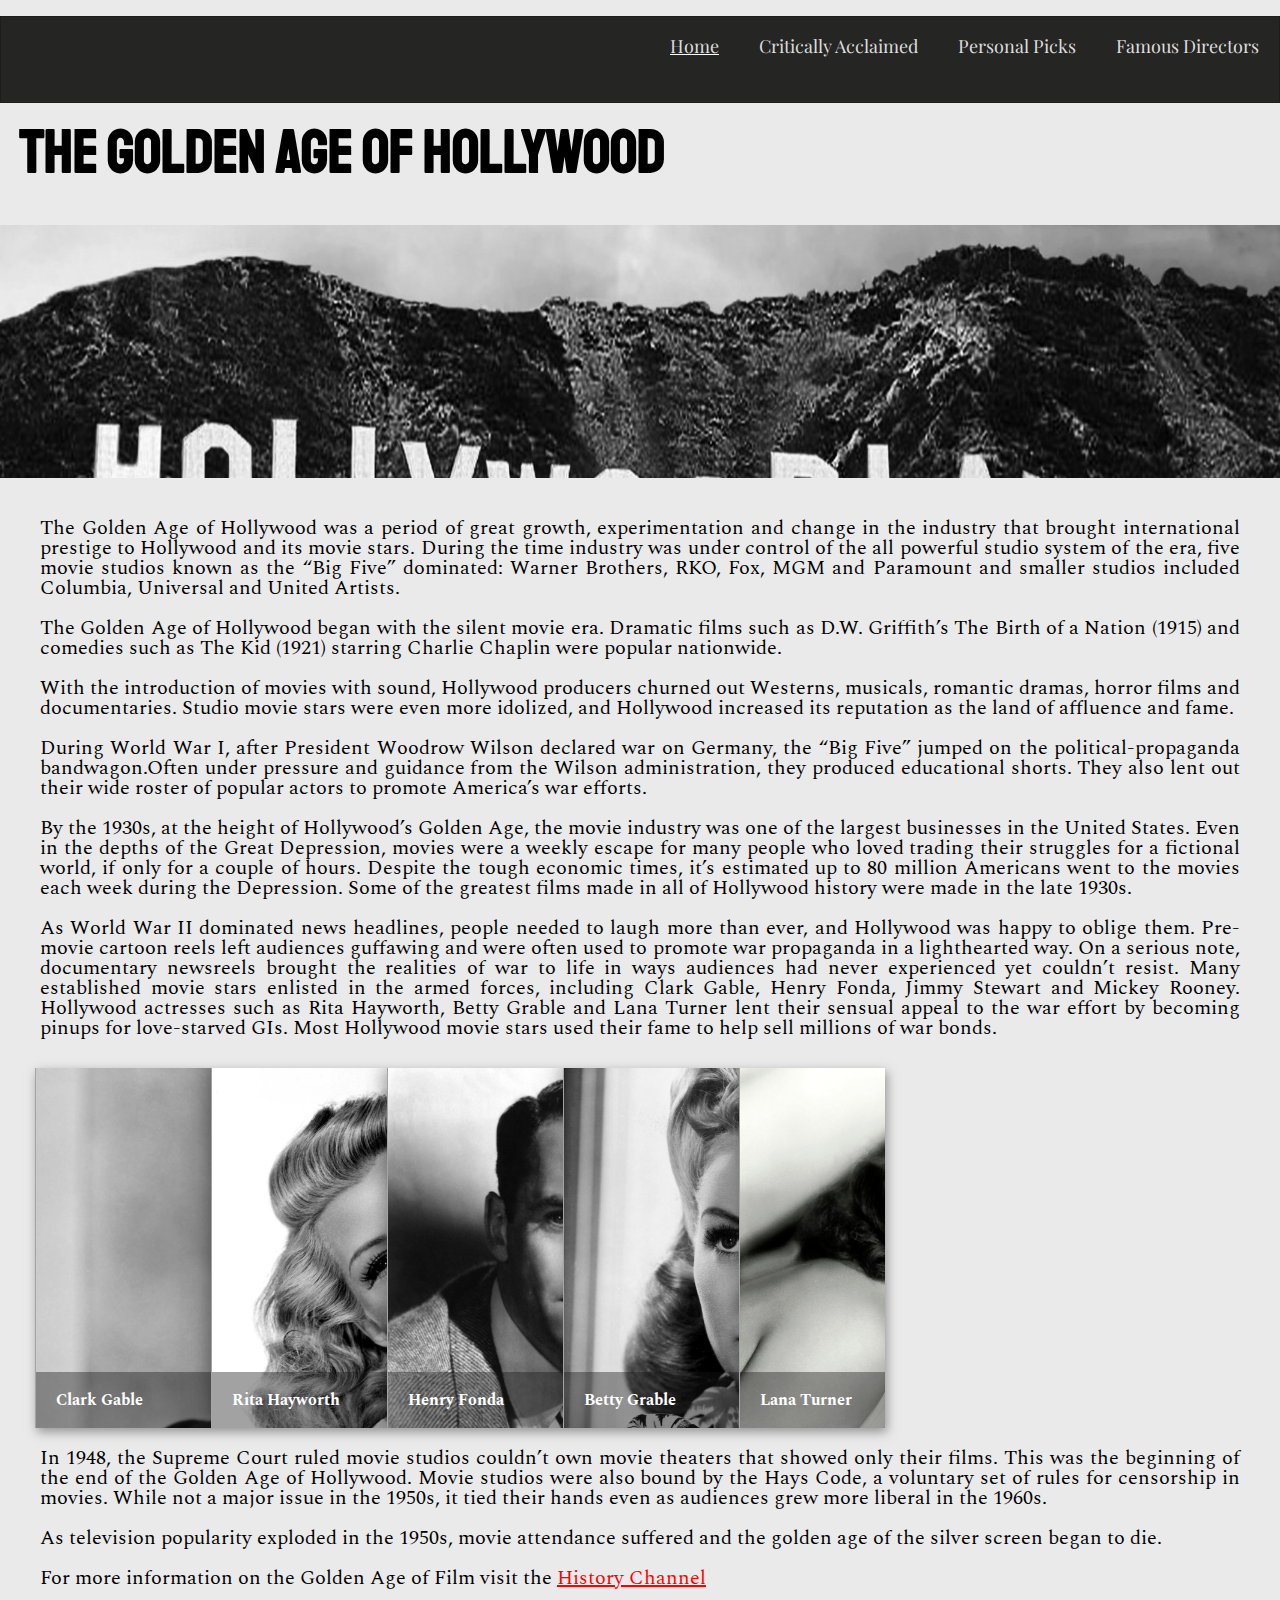
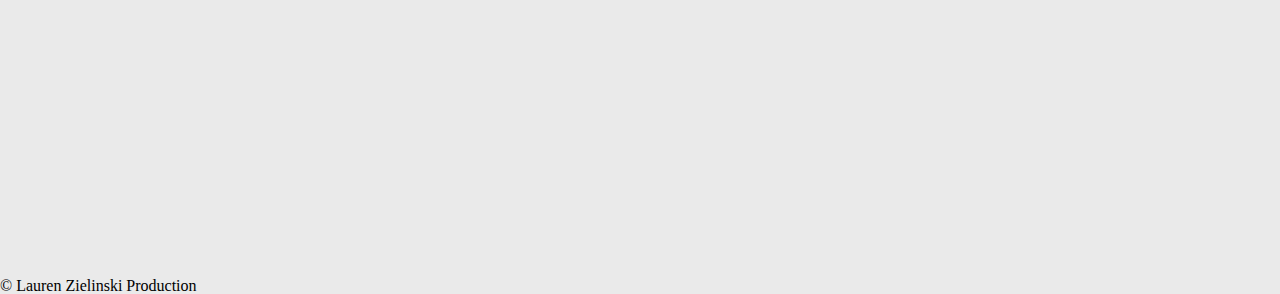
<file: index.html>
<!DOCTYPE html>
<html lang="en" dir="ltr">
  <head>
    <!-- Global site tag (gtag.js) - Google Analytics -->
    <script async src="https://www.googletagmanager.com/gtag/js?id=UA-138585039-1"></script>
    <script>
      window.dataLayer = window.dataLayer || [];
      function gtag(){dataLayer.push(arguments);}
      gtag('js', new Date());
      gtag('config', 'UA-138585039-1');
    </script>
    <meta charset="utf-8">
    <meta name="viewport" content="width=device-width, initial-scale=1.0">
    <link rel="stylesheet" href="css/html5reset.css">
    <link rel="stylesheet" href="css/style.css">
    <link rel="stylesheet" href="http://fonts.googleapis.com/css?family=Staatliches:100,300,400,600">
    <link rel="stylesheet" href="https://use.fontawesome.com/releases/v5.7.1/css/all.css" integrity="sha384-fnmOCqbTlWIlj8LyTjo7mOUStjsKC4pOpQbqyi7RrhN7udi9RwhKkMHpvLbHG9Sr" crossorigin="anonymous">
    <link rel="stylesheet" href="https://fonts.googleapis.com/css?family=Playfair+Display:100,300,400,600">
    <link rel="stylesheet" href="https://fonts.googleapis.com/css?family=Spectral:100,300,400,600">
    <link rel="stylesheet" href="https://cdnjs.cloudflare.com/ajax/libs/font-awesome/4.7.0/css/font-awesome.min.css">
    <title> Home Page </title>
  </head>
  <body class= "index-page">
    <a href = "#main" class = "skip"> Skip to Content </a>
<header>
  <nav class = "navbar" id="navigation">
    <span class="navbar-toggle" id="js-navbar-toggle">
          <i class="fas fa-bars fa-2x"></i>
      </span>
    <ul class ="main-nav" id="js-menu">
      <li><a href="index.html" class = "nav-links current" > Home</a></li>
      <li><a href="critically.html" class="nav-links">Critically Acclaimed</a></li>
      <li><a href="personal.html" class="nav-links"> Personal Picks</a></li>
      <li><a href="directors.html" class="nav-links"> Famous Directors</a></li>
    </ul>
  </nav>

<div class = "index-title">
  <h1>The Golden Age of Hollywood</h1>
  <div class="parallax">
    <div class ="hollywood-sign"></div>
  </div>
</div>
</header>

<main id= 'main'>
<div class="index-para">

<div class="indeximg-container">
</div>


<p>The Golden Age of Hollywood was a period of great growth, experimentation and
change in the industry that brought international prestige to Hollywood and its movie stars.
During the time industry was under control of the all powerful studio system of the era,
five movie studios known as the “Big Five” dominated: Warner Brothers, RKO, Fox, MGM and Paramount and
smaller studios included Columbia, Universal and United Artists.</p>

<p>The Golden Age of Hollywood began with the silent movie era. Dramatic films
such as D.W. Griffith’s The Birth of a Nation (1915) and comedies such as The Kid (1921)
starring Charlie Chaplin were popular nationwide.</p>

<p>With the introduction of movies with sound, Hollywood producers churned out
Westerns, musicals, romantic dramas, horror films and documentaries.
Studio movie stars were even more idolized, and Hollywood increased its reputation
as the land of affluence and fame.</p>


<p>During World War I, after President Woodrow Wilson declared war on Germany,
the “Big Five” jumped on the political-propaganda bandwagon.Often under pressure
and guidance from the Wilson administration, they produced educational shorts.
They also lent out their wide roster of popular actors to promote America’s war efforts.</p>

<p>By the 1930s, at the height of Hollywood’s Golden Age, the movie industry was
one of the largest businesses in the United States. Even in the depths of the
Great Depression, movies were a weekly escape for many people who loved trading
their struggles for a fictional world, if only for a couple of hours. Despite the
tough economic times, it’s estimated up to 80 million Americans went to the movies
each week during the Depression. Some of the greatest films made in all of Hollywood
history were made in the late 1930s.</p>

<p>As World War II dominated news headlines, people needed to laugh more than ever,
and Hollywood was happy to oblige them. Pre-movie cartoon reels left audiences
guffawing and were often used to promote war propaganda in a lighthearted way.
On a serious note, documentary newsreels brought the realities of war to life in
ways audiences had never experienced yet couldn’t resist. Many established movie
stars enlisted in the armed forces, including Clark Gable, Henry Fonda, Jimmy Stewart
and Mickey Rooney. Hollywood actresses such as Rita Hayworth, Betty Grable and Lana Turner
lent their sensual appeal to the war effort by becoming pinups for love-starved GIs.
Most Hollywood movie stars used their fame to help sell millions of war bonds.</p>
 <div class="hollywood-gallery">
   <ul>
     <li tabindex="0">
       <a href="#">
       <div class="title"><p>Clark Gable</p></div>
       <img src = "images/clarkgable.jpg" alt = "Clark Gable in the 1940s"/>
     </a>
     </li>
      <li tabindex="0">
        <a href="#">
       <div class="title"><p>Rita Hayworth</p></div>
       <img src = "images/ritahayworth.jpg" alt = "Rita Hayworth in the 1950s"/>
     </a>
     </li>
      <li tabindex="0">
        <a href="#">
        <div class="title"><p>Henry Fonda</p></div>
        <img src = "images/henryfonda.jpg" alt = "Henry Fonda in the 1950s"/>
      </a>
     </li>
      <li class="laststar" tabindex="0">
      <a href="#">
       <div class="title"><p>Betty Grable</p></div>
       <img src = "images/bettygrabel.jpg" alt = "Betty Grable in the 1950s"/>
     </a>
     </li>
     <li class ="laststar" tabindex="0">
      <a href="#">
      <div class="title"><p>Lana Turner</p></div>
      <img src = "images/lanaturner.jpg" alt = "Lana Turner in the 1940s"/>
      </a>
    </li>
   </ul>
 </div>


<p>In 1948, the Supreme Court ruled movie studios couldn’t own movie theaters that
showed only their films. This was the beginning of the end of the Golden Age of Hollywood.
Movie studios were also bound by the Hays Code, a voluntary set of rules for censorship in movies.
While not a major issue in the 1950s, it tied their hands even as audiences grew more
liberal in the 1960s.</p>

<p>As television popularity exploded in the 1950s, movie attendance suffered and the
golden age of the silver screen began to die.</p>

<p>For more information on the Golden Age of Film visit the
<a class = "index-link" href="https://www.history.com/topics/roaring-twenties/hollywood/" target="_blank">History Channel</a>
<em><i class="fas fa-external-link-alt fa-sm"></i></em>
  </p>
  </div>
  <script>
  var mainNav = document.getElementById("js-menu");
  var navBarToggle = document.getElementById("js-navbar-toggle");

  navBarToggle.addEventListener("click", function() {
    mainNav.classList.toggle("active");
  });
  const nav = document.querySelector('#navigation');
  const navTop = nav.offsetTop;

  function stickyNavigation() {
    console.log('navTop = ' + navTop);
    console.log('scrollY = ' + window.scrollY);

    if (window.scrollY >= navTop) {
      // nav offsetHeight = height of nav
      document.body.style.paddingTop = nav.offsetHeight + 'px';
      document.body.classList.add('fixed-nav');
    } else {
      document.body.style.paddingTop = 0;
      document.body.classList.remove('fixed-nav');
      }
    };

window.addEventListener('scroll', stickyNavigation);

  </script>
  </main>
  <div class="parallax">
    <div class ="hollywood-sign2"></div>
  </div>
  <footer>
   © Lauren Zielinski Production
  </footer>
  </body>
</html>
</file>
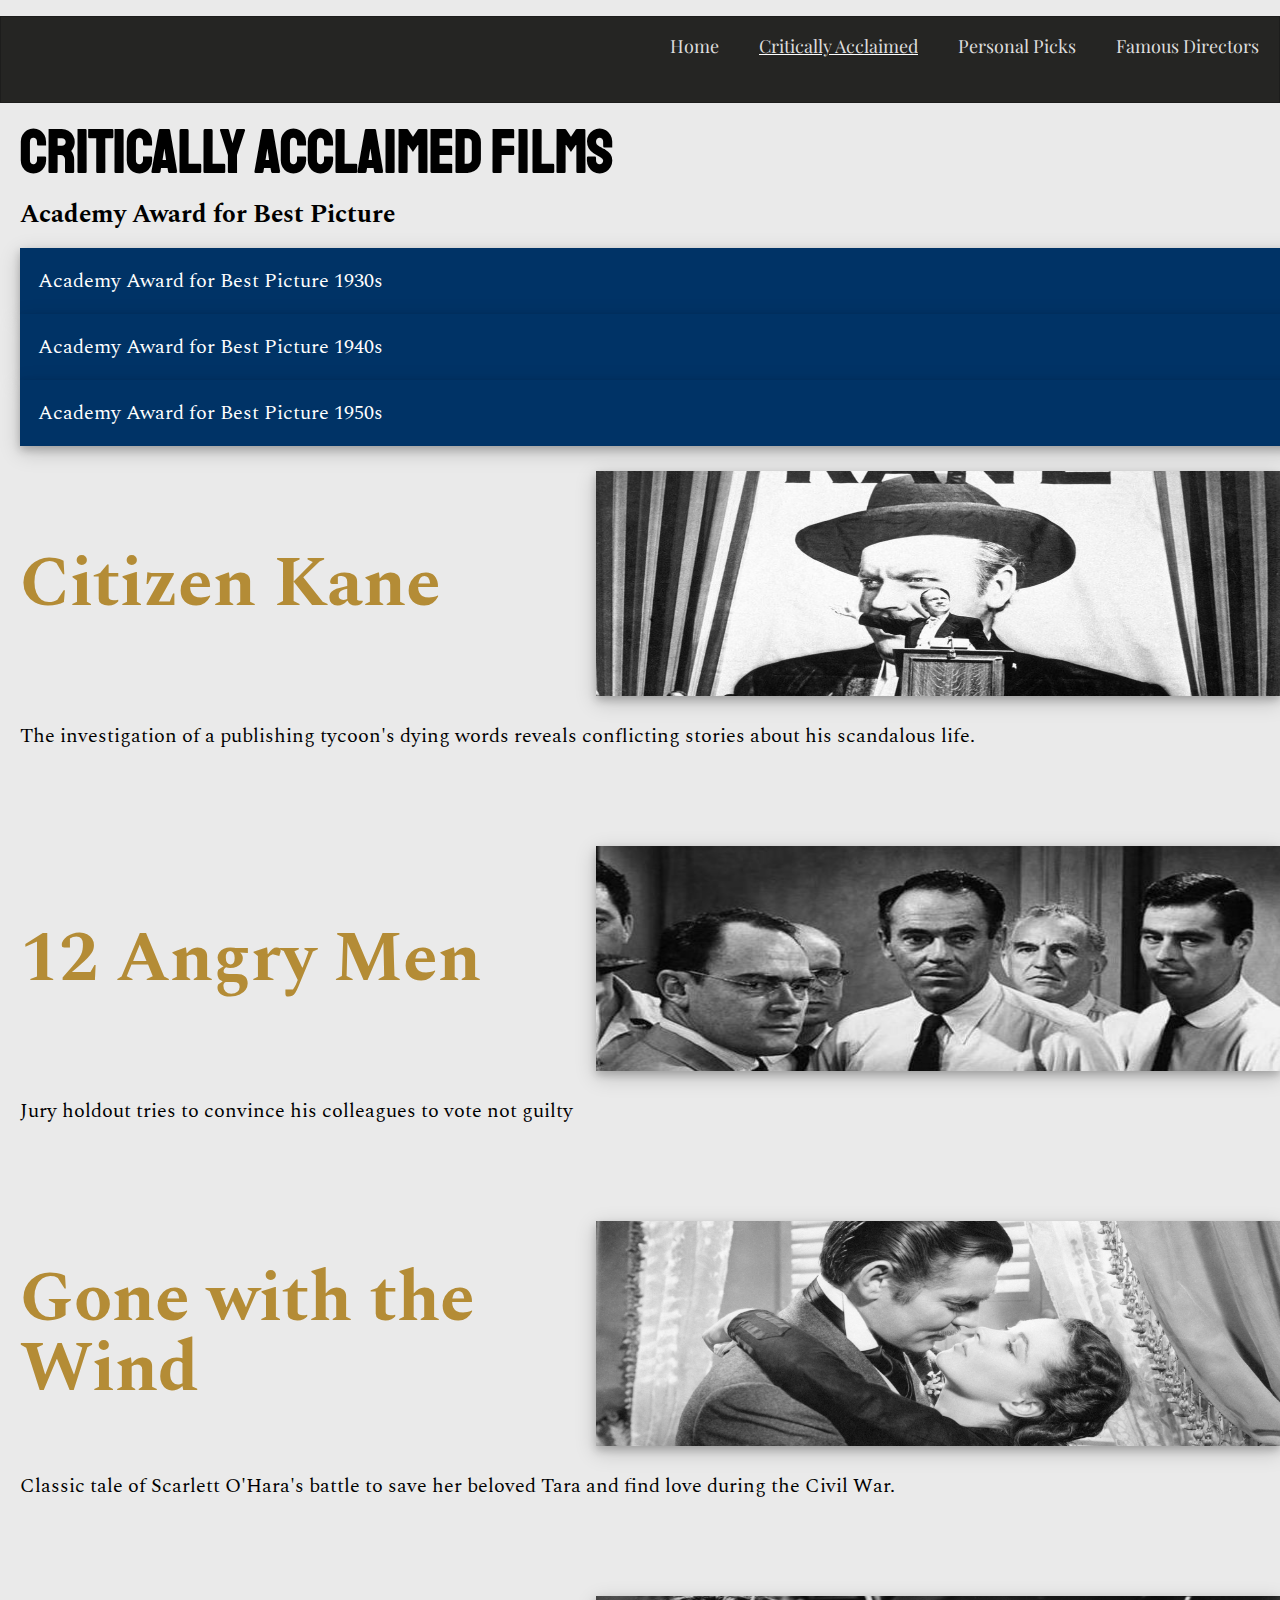
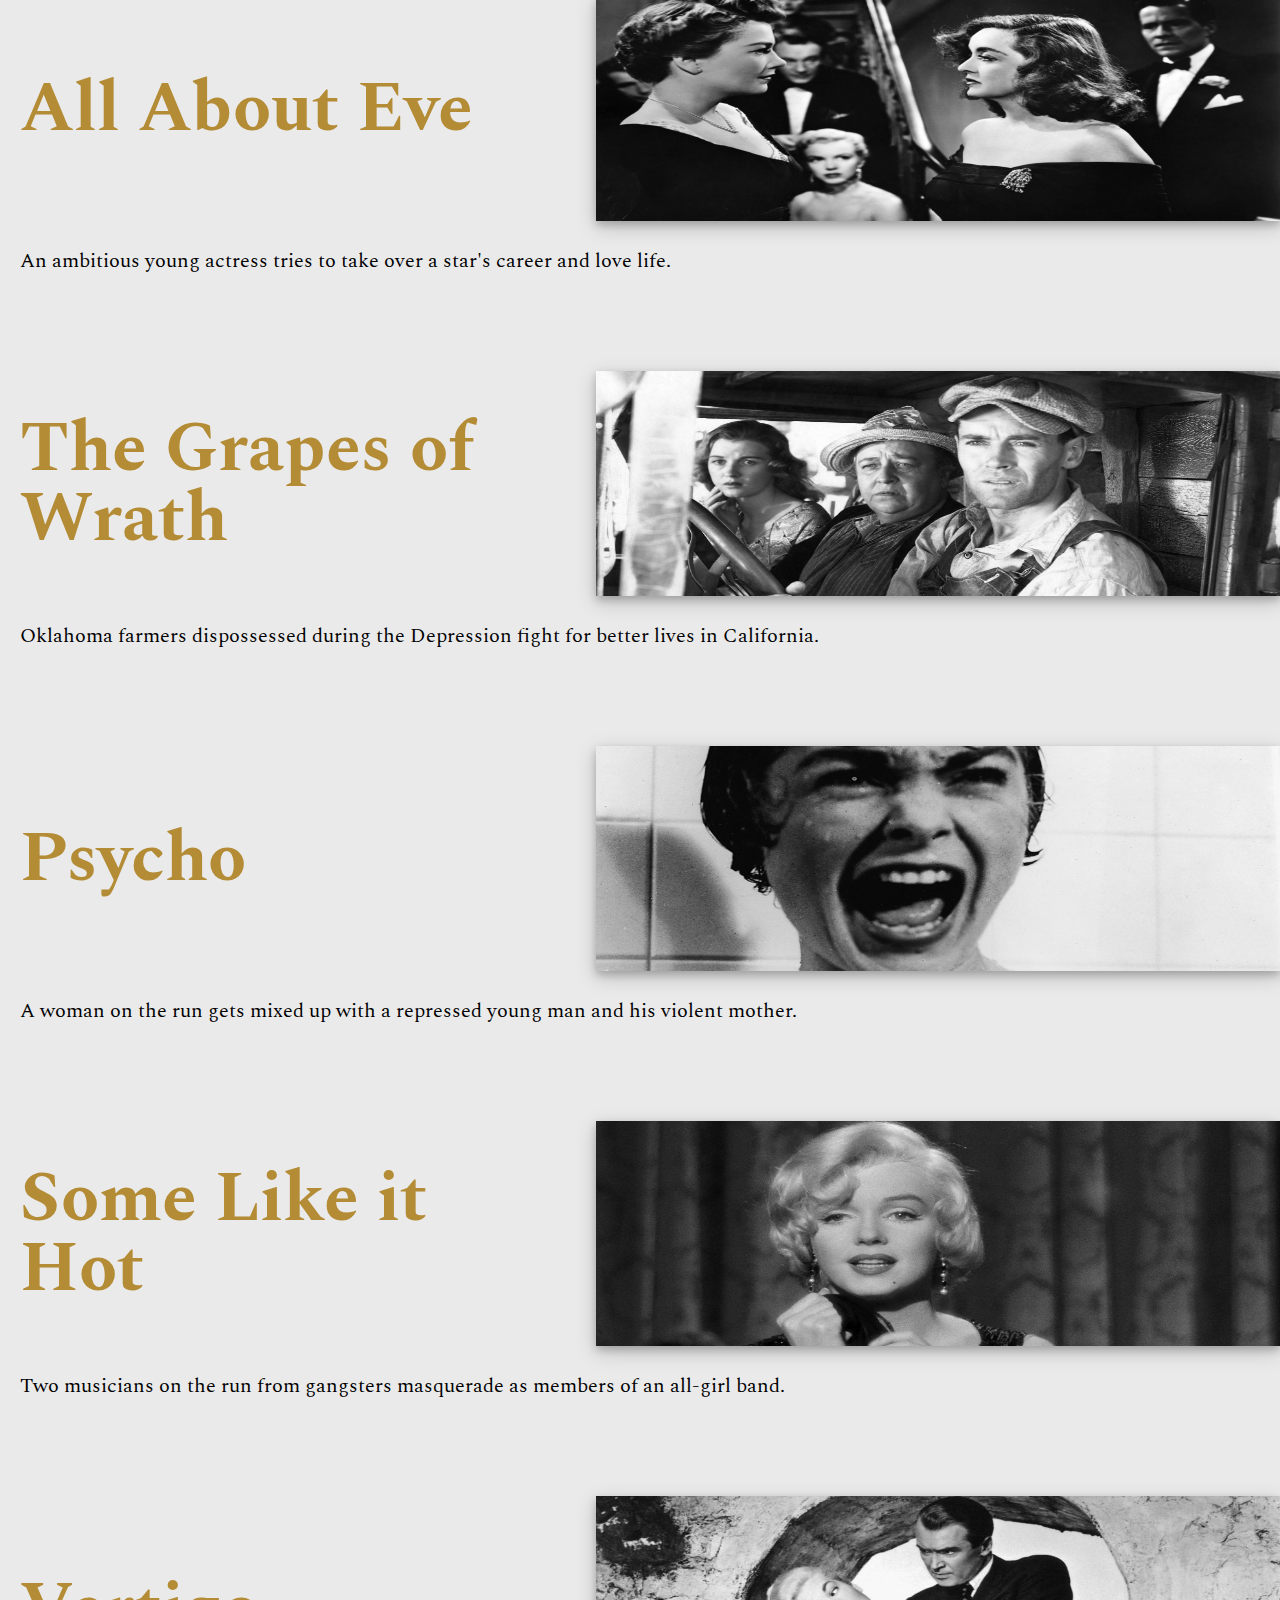
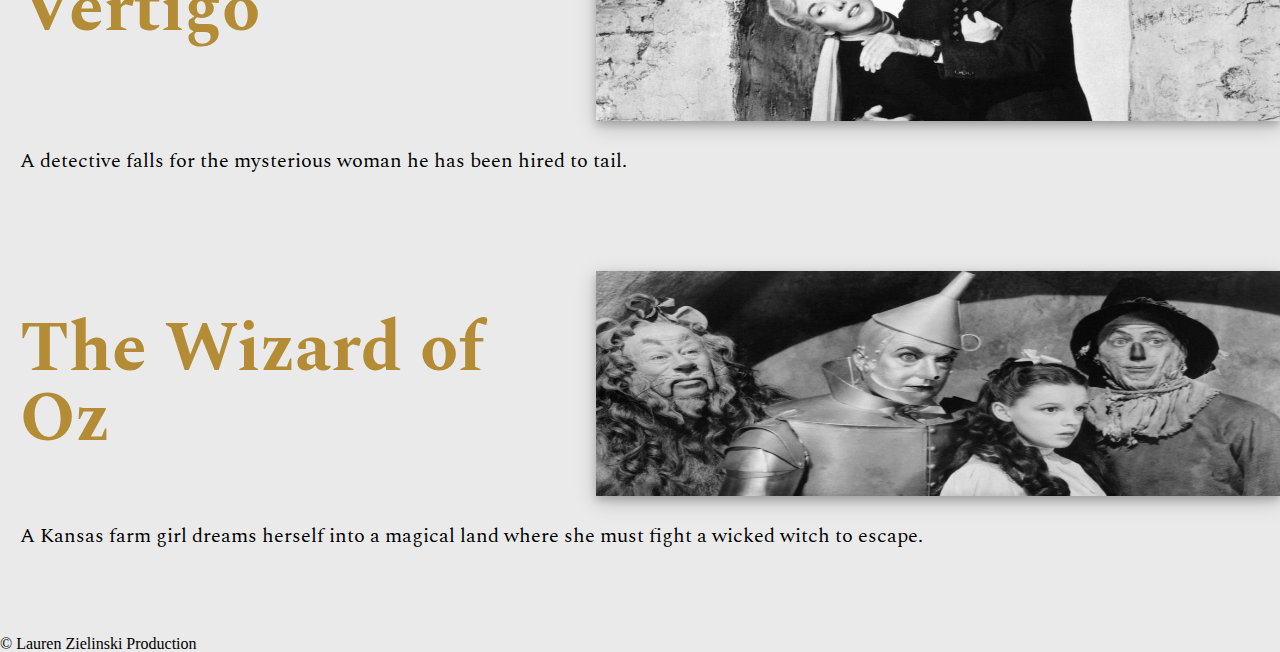
<file: critically.html>
<!DOCTYPE html>
<html lang="en" dir="ltr">
  <head>
    <!-- Global site tag (gtag.js) - Google Analytics -->
    <script async src="https://www.googletagmanager.com/gtag/js?id=UA-138585039-1"></script>
    <script>
      window.dataLayer = window.dataLayer || [];
      function gtag(){dataLayer.push(arguments);}
      gtag('js', new Date());
      gtag('config', 'UA-138585039-1');
    </script>
    <meta charset="utf-8">
    <meta name="viewport" content="width=device-width, initial-scale=1.0">
    <link rel="stylesheet" href="css/html5reset.css">
    <link rel="stylesheet" href="css/style.css">
    <link rel="stylesheet" href="http://fonts.googleapis.com/css?family=Staatliches:100,300,400,600">
    <link rel="stylesheet" href="http://fonts.googleapis.com/css?family=Amethysta:100,300,400,600">
    <link rel="stylesheet" href="https://fonts.googleapis.com/css?family=Playfair+Display:100,300,400,600">
    <link rel="stylesheet" href="https://fonts.googleapis.com/css?family=Spectral:100,300,400,600">
    <link rel="stylesheet" href="https://use.fontawesome.com/releases/v5.7.1/css/all.css" integrity="sha384-fnmOCqbTlWIlj8LyTjo7mOUStjsKC4pOpQbqyi7RrhN7udi9RwhKkMHpvLbHG9Sr" crossorigin="anonymous">
    <link rel="stylesheet" href="https://cdnjs.cloudflare.com/ajax/libs/font-awesome/4.7.0/css/font-awesome.min.css">
    <title> Critically Acclaimed Films </title>
  </head>
  <body class = "full-page">
    <a href = "#main" class = "skip"> Skip to Content </a>
<header>
  <nav class = "navbar" id = "navigation">
    <span class="navbar-toggle" id="js-navbar-toggle">
          <i class="fas fa-bars fa-2x"></i>
      </span>
    <ul class ="main-nav" id="js-menu">
      <li><a href="index.html" class = "nav-links"> Home</a></li>
      <li><a href="critically.html" class="nav-links current">Critically Acclaimed</a></li>
      <li><a href="personal.html" class="nav-links"> Personal Picks</a></li>
      <li><a href="directors.html" class="nav-links"> Famous Directors</a></li>
    </ul>
  </nav>


<div class = "critically-title">
  <h1>Critically Acclaimed Films</h1>
</div>
</header>

<main id= 'main'>
  <div class = "awards">
  <h1 >Academy Award for Best Picture</h1>
  </div>
  <div class ="critical-accor">
  <button class="accordion">Academy Award for Best Picture 1930s</button>
  <div class="panel">
    <p> At the time this award was called the Academy Award for Outstanding Production</p>
      <ul>
      <li>1929/30 - All Quiet on the Western Front</li>
      <li>1930/31 - Cimarron</li>
      <li>1931/1932 - Grand Hotel</li>
      <li>1932/33 - Cavalcade</li>
      <li>1934 - It Happened One Night	</li>
      <li>1935 - Mutiny on the Bounty</li>
      <li>1936 - The Great Ziegfeld</li>
      <li>1937 - The Life of Emile Zola</li>
      <li>1938 - You Can't Take It with You</li>
      <li>1939 - Gone with the Wind</li>
    </ul>
  </div>
  <button class="accordion">Academy Award for Best Picture 1940s</button>
  <div class="panel">
    <p> At the time this award was called the Academy Award for Outstanding Motion Picture</p>
      <ul>
      <li>1940 - Rebecca</li>
      <li>1941 - How Green Was My Valley</li>
      <li>1942 - Mrs. Miniver</li>
      <li>1943 - Casablanca</li>
      <li>1944 - Going My Way</li>
      <li>1945 - The Lost Weekend</li>
      <li>1946 - The Best Years of Our Lives</li>
      <li>1947 - Gentleman's Agreement</li>
      <li>1948 - Hamlet</li>
      <li>1949 - All the King's Men</li>
    </ul>
  </div>

  <button class="accordion">Academy Award for Best Picture 1950s</button>
  <div class="panel">
    <p> At the time this award was called the Academy Award for Best Motion Picture</p>
      <ul>
      <li>1950 - All About Eve</li>
      <li>1951 - An American in Paris</li>
      <li>1952 - The Greatest Show on Earth</li>
      <li>1953 - rom Here to Eternity</li>
      <li>1954 - On the Waterfront</li>
      <li>1955 - Marty</li>
      <li>1956 - Around the World in 80 Days</li>
      <li>1957 - The Bridge on the River Kwai</li>
      <li>1958 - Gigi</li>
      <li>1959 - Ben-Hur</li>
    </ul>
  </div>
</div>

<div class = "wrapper">
    <h2>Citizen Kane</h2>
    <img src = "images/Citizenkane.jpg" alt = "Favored to win election as governor, Kane makes a campaign speech at Madison Square Garden"/>
    <p>The investigation of a publishing tycoon's dying words reveals
    conflicting stories about his scandalous life.</p>

    <h2>12 Angry Men</h2>
    <img src = "images/12angrymen.jpg" alt = "The 12 jurors debate the fate of a young defendant charged with murdering his father."/>
    <p>Jury holdout tries to convince his colleagues to vote not guilty</p>

    <h2>Gone with the Wind</h2>
    <img src = "images/Gonewiththewind.jpg" alt = "Main characters Rhett and Scarlett embracing moments before a kiss"/>
    <p>Classic tale of Scarlett O'Hara's battle to save her beloved Tara
    and find love during the Civil War.</p>

    <h2>All About Eve</h2>
    <img src = "images/Allabouteve.jpg" alt = "Eve and Margo standing in a face off"/>
    <p>An ambitious young actress tries to take over a star's career and love life.</p>

    <h2>The Grapes of Wrath</h2>
    <img src = "images/Grapesofwrath.jpg" alt = "Tom Joad, Ma Joad and Rose of Sharon riding in the car together"/>
    <p>Oklahoma farmers dispossessed during the Depression fight for better
      lives in California.</p>

    <h2>Psycho</h2>
    <img src = "images/Psycho.jpg" alt = "Marion Crane in the shower scream as a knief comes towards her"/>
    <p>A woman on the run gets mixed up with a repressed young man and his
      violent mother.</p>

    <h2>Some Like it Hot</h2>
    <img src = "images/Somelikeithot.jpg" alt = "Sugar 'Kane' Kowalczyk and Joe embracing"/>
    <p>Two musicians on the run from gangsters masquerade as members of
    an all-girl band.</p>


    <h2>Vertigo</h2>
    <img src = "images/Vertigo.jpg" alt = "John 'Scottie' Ferguson and Judy Barton on the top of the bell tower"/>
    <p>A detective falls for the mysterious woman he has  been hired to tail.</p>

    <h2>The Wizard of Oz</h2>
    <img src = "images/Wizardofoz.jpg" alt = "The Cowardly Lion, Dorothy, Scarecrow, and the Tin Man gathered together"/>
    <p>A Kansas farm girl dreams herself into a magical land where she
      must fight a wicked witch to escape.</p>
</div>
  <script>
  var mainNav = document.getElementById("js-menu");
  var navBarToggle = document.getElementById("js-navbar-toggle");

  navBarToggle.addEventListener("click", function() {
    mainNav.classList.toggle("active");
  });
  const nav = document.querySelector('#navigation');
  const navTop = nav.offsetTop;

  function stickyNavigation() {
    console.log('navTop = ' + navTop);
    console.log('scrollY = ' + window.scrollY);

    if (window.scrollY >= navTop) {
      // nav offsetHeight = height of nav
      document.body.style.paddingTop = nav.offsetHeight + 'px';
      document.body.classList.add('fixed-nav');
    } else {
      document.body.style.paddingTop = 0;
      document.body.classList.remove('fixed-nav');
      }
    };

window.addEventListener('scroll', stickyNavigation);
var acc = document.getElementsByClassName("accordion");
var i;

for (i = 0; i < acc.length; i++) {
  acc[i].addEventListener("click", function() {
    this.classList.toggle("active-best");
    var panel = this.nextElementSibling;
    if (panel.style.maxHeight){
      panel.style.maxHeight = null;
    } else {
      panel.style.maxHeight = panel.scrollHeight + "px";
    }
  });
  acc[i].addEventListener("onkeydown", function(e) {
    if(e.keycode == "13"){
    this.classList.toggle("active-best");
    var panel = this.nextElementSibling;
    if (panel.style.maxHeight){
      panel.style.maxHeight = null;
    } else {
      panel.style.maxHeight = panel.scrollHeight + "px";
    }
  }
  });
}
  </script>
  </main>
    <footer>
    © Lauren Zielinski Production
    </footer>
 </body>
</html>
</file>
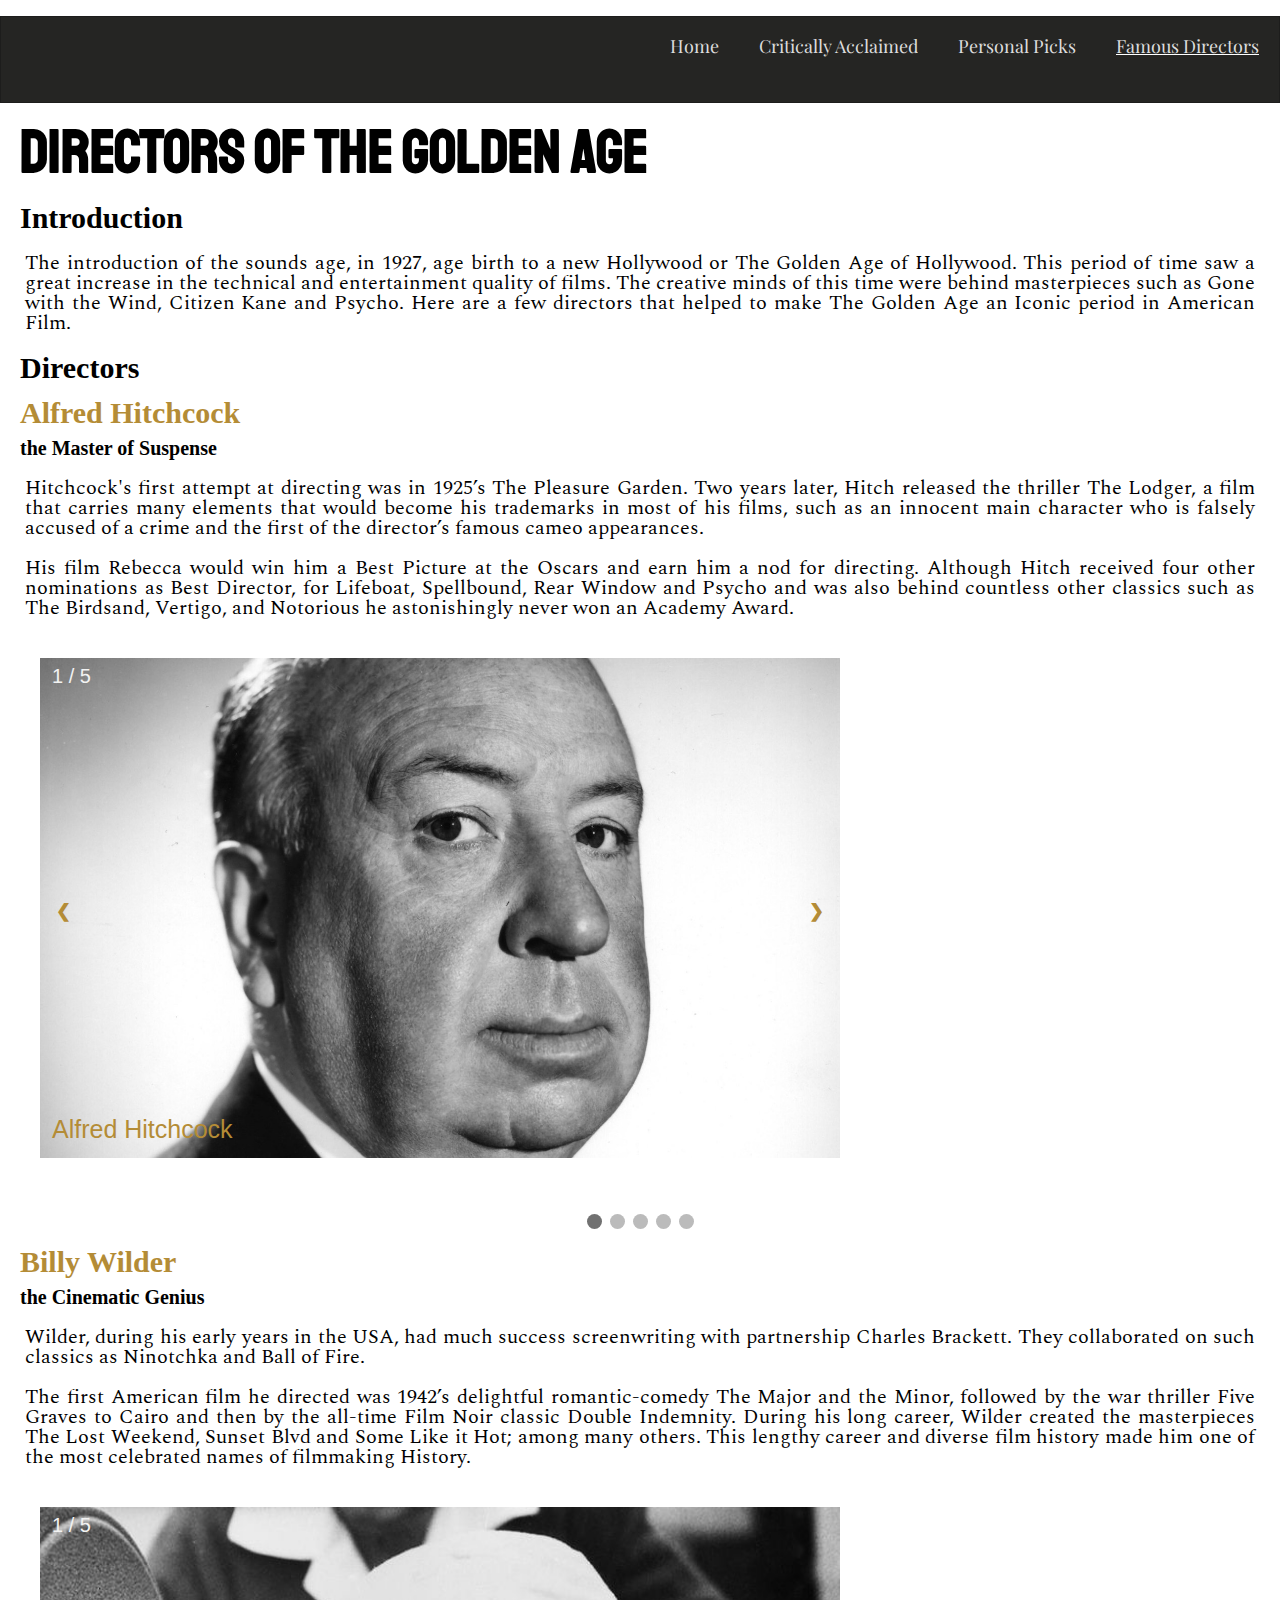
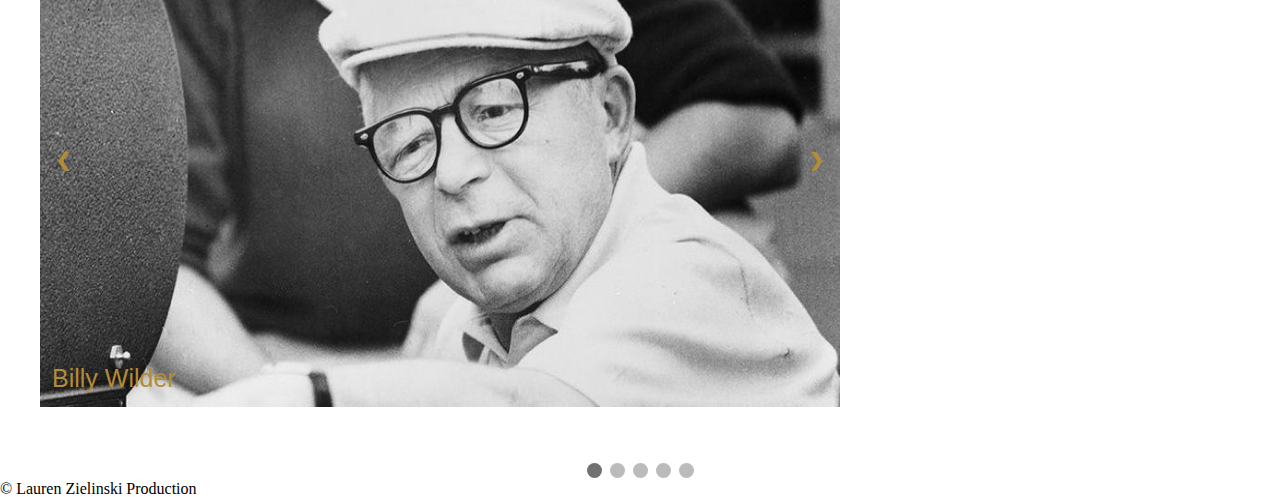
<file: directors.html>
<!DOCTYPE html>
<html lang="en" dir="ltr">
  <head>
    <!-- Global site tag (gtag.js) - Google Analytics -->
    <script async src="https://www.googletagmanager.com/gtag/js?id=UA-138585039-1"></script>
    <script>
      window.dataLayer = window.dataLayer || [];
      function gtag(){dataLayer.push(arguments);}
      gtag('js', new Date());
      gtag('config', 'UA-138585039-1');
    </script>
    <meta charset="utf-8">
    <meta name="viewport" content="width=device-width, initial-scale=1.0">
    <link rel="stylesheet" href="css/html5reset.css">
    <link rel="stylesheet" href="css/style.css">
    <link rel="stylesheet" href="http://fonts.googleapis.com/css?family=Staatliches:100,300,400,600">
    <link rel="stylesheet" href="https://fonts.googleapis.com/css?family=Playfair+Display:100,300,400,600">
    <link rel="stylesheet" href="https://fonts.googleapis.com/css?family=Spectral:100,300,400,600">
    <link rel="stylesheet" href="https://use.fontawesome.com/releases/v5.7.1/css/all.css" integrity="sha384-fnmOCqbTlWIlj8LyTjo7mOUStjsKC4pOpQbqyi7RrhN7udi9RwhKkMHpvLbHG9Sr" crossorigin="anonymous">
    <link rel="stylesheet" href="https://cdnjs.cloudflare.com/ajax/libs/font-awesome/4.7.0/css/font-awesome.min.css">
    <title> Famous Directors </title>
  </head>
  <body>
    <a href = "#main" class = "skip" > Skip to Content </a>
<header>
  <nav class = "navbar" id = "navigation">
    <span class="navbar-toggle" id="js-navbar-toggle">
          <i class="fas fa-bars fa-2x"></i>
      </span>
    <ul class ="main-nav" id="js-menu">
      <li><a href="index.html" class = "nav-links"> Home</a></li>
      <li><a href="critically.html" class="nav-links">Critically Acclaimed</a></li>
      <li><a href="personal.html" class="nav-links"> Personal Picks</a></li>
      <li><a href="directors.html" class="nav-links  current"> Famous Directors</a></li>
    </ul>
  </nav>
<div class ="directors-page">
<div class = "directors-title">
  <h1>Directors of the Golden Age</h1>
  </div>
</header>



<main id= 'main'>

<div class="directors-intro">
<h2> Introduction </h2>

<p>The introduction of the sounds age, in 1927, age birth to a new Hollywood or
The Golden Age of Hollywood. This period of time saw a great increase in the
technical and entertainment quality of films. The creative minds of this time
were behind masterpieces such as Gone with the Wind, Citizen Kane and Psycho.
Here are a few directors that helped to make The Golden Age an Iconic period in
American Film.<p>
</div>

<div class="directors-para">
<h2> Directors </h2>
<h3>Alfred Hitchcock</h3>
<h4>the Master of Suspense</h4>
<p>Hitchcock's first  attempt at directing was in 1925’s The Pleasure Garden.
Two years later, Hitch released the thriller The Lodger, a film that carries many
elements that would become his trademarks in most of his films, such as an
innocent main character who is falsely accused of a crime and the first of
the director’s famous cameo appearances.</p>
<p>His film Rebecca would win him a Best Picture at the
Oscars and earn him a nod for directing. Although Hitch received four
other nominations as Best Director, for Lifeboat, Spellbound, Rear Window and
Psycho and was also behind countless other classics such as The Birdsand,
Vertigo, and Notorious he  astonishingly never won an Academy Award.</p>

<div class="slideshow-container">
  <div class="mySlides fade">
    <div class="numbertext">1 / 5</div>
    <img class = "director-img" src = "images/alfred-hitchcock.jpg" alt = "headshot of Alfred Hitchcock"/>
    <div class="text">Alfred Hitchcock</div>
  </div>
  <div class="mySlides fade">
    <div class="numbertext">2 / 5</div>
    <img class = "director-img" src = "images/bird-hitchcock.jpg" alt = "Still from Alfred Hitchcock's Birds"/>
    <div class="text">Birds (1963)</div>
  </div>
  <div class="mySlides fade">
    <div class="numbertext">3 / 5</div>
    <img class = "director-img" src = "images/psycho-hitchcock.jpg" alt = "Still from Alfred Hitchcock's Psycho"/>
    <div class="text">Psycho (1960)</div>
  </div>
  <div class="mySlides fade">
    <div class="numbertext">4 / 5</div>
    <img class = "director-img" src = "images/rearwindow-hitchcock.jpg" alt = "Still from Alfred Hitchcock's Rear Window"/>
    <div class="text">Rear Window(1954)</div>
  </div>
  <div class="mySlides fade">
    <div class="numbertext">5 / 5</div>
    <img class = "director-img" img src = "images/notorious-hitchcock.jpg" alt = "Still from Alfred Hitchcock's Notorious"/>
    <div class="text">Notorious(1946)</div>
  </div>
<a class="prev" tabindex = "0" 	onkeydown="return event.keyCode != 13 || plusSlides(-1)" onclick="plusSlides(-1)">&#10094;</a>
<a class="next" tabindex = "0" 	onkeydown="return event.keyCode != 13 || plusSlides(1)" onclick="plusSlides(1)">&#10095;</a>

</div>
<br>

<div style="text-align:center">
  <span class="dot" tabindex = "0" 	onkeydown="return event.keyCode != 13 || currentSlide(1)" onclick="currentSlide(1)"></span>
  <span class="dot" tabindex = "0" 	onkeydown="return event.keyCode != 13 || currentSlide(2)" onclick="currentSlide(2)"></span>
  <span class="dot" tabindex = "0" 	onkeydown="return event.keyCode != 13 || currentSlide(3)"onclick="currentSlide(3)"></span>
  <span class="dot" tabindex = "0" 	onkeydown="return event.keyCode != 13 || currentSlide(4)"onclick="currentSlide(4)"></span>
  <span class="dot" tabindex = "0" 	onkeydown="return event.keyCode != 13 || currentSlide(5)"onclick="currentSlide(5)"></span>
</div>



<h3>Billy Wilder</h3>
<h4>the Cinematic Genius</h4>
<p>Wilder, during his early years in the USA, had much success screenwriting with
partnership Charles Brackett. They collaborated on such classics as Ninotchka
and Ball of Fire.</p>
<p>The first American film he directed was 1942’s delightful romantic-comedy
The Major and the Minor, followed by the war thriller Five Graves to Cairo and
then by the all-time Film Noir classic Double Indemnity. During his long career,
Wilder created the masterpieces  The Lost Weekend, Sunset Blvd and
Some Like it Hot; among many others. This lengthy career and diverse film
history made him one of the most celebrated names of filmmaking History.</p>
<div class="slideshow-container2">
  <div class="mySlides2 fade">
    <div class="numbertext">1 / 5</div>
    <img class = "director-img" src = "images/billy.jpg" alt = "headshot of Billy Wilder"//>
    <div class="text">Billy Wilder</div>
  </div>
  <div class="mySlides2 fade">
    <div class="numbertext">2 / 5</div>
    <img class = "director-img" src = "images/double-indemnity.jpg" alt = "Still from Billy Wilder's Double Indemnity"/>
    <div class="text">Double Indemnity (1944)</div>
  </div>
  <div class="mySlides2 fade">
    <div class="numbertext">3 / 5</div>
    <img class = "director-img" src = "images/fivegravestocairo.jpg" alt = "Still from Billy Wilder's Five Graves to Cairo"/>
    <div class="text">Five Graves to Cairo (1943)</div>
  </div>
  <div class="mySlides2 fade">
    <div class="numbertext">4 / 5</div>
    <img class = "director-img" src = "images/lostweekend.jpg" alt = "Still from Billy Wilder's The Lost Weekend"/>
    <div class="text">The Lost Week (1945)</div>
  </div>
  <div class="mySlides2 fade">
    <div class="numbertext">5 / 5</div>
    <img class = "director-img" img src = "images/sunsetblvd.jpg" alt = "Still from Billy Wilder's Sunset Boulevard"/>
    <div class="text">Sunset Boulevard (1950) </div>
  </div>
<a class="prev2" tabindex = "0" 	onkeydown="return event.keyCode != 13 || plusSlides2(-1)" onclick="plusSlides2(-1)">&#10094;</a>
<a class="next2" tabindex = "0" 	onkeydown="return event.keyCode != 13 || plusSlides2(1)" onclick="plusSlides2(1)">&#10095;</a>

</div>
<br>

<div style="text-align:center">
  <span class="dot2" tabindex = "0" 	onkeydown="return event.keyCode != 13 || currentSlide2(1)" onclick="currentSlide2(1)"></span>
  <span class="dot2" tabindex = "0" 	onkeydown="return event.keyCode != 13 || currentSlide2(2)" onclick="currentSlide2(2)"></span>
  <span class="dot2" tabindex = "0" 	onkeydown="return event.keyCode != 13 || currentSlide2(3)"onclick="currentSlide2(3)"></span>
  <span class="dot2" tabindex = "0" 	onkeydown="return event.keyCode != 13 || currentSlide2(4)"onclick="currentSlide2(4)"></span>
  <span class="dot2" tabindex = "0" 	onkeydown="return event.keyCode != 13 || currentSlide2(5)"onclick="currentSlide2(5)"></span>
</div>
</div>
</div>
  <script>
  var mainNav = document.getElementById("js-menu");
  var navBarToggle = document.getElementById("js-navbar-toggle");

  navBarToggle.addEventListener("click", function() {
    mainNav.classList.toggle("active");
  });
  const nav = document.querySelector('#navigation');
  const navTop = nav.offsetTop;

  function stickyNavigation() {
    console.log('navTop = ' + navTop);
    console.log('scrollY = ' + window.scrollY);

    if (window.scrollY >= navTop) {
      // nav offsetHeight = height of nav
      document.body.style.paddingTop = nav.offsetHeight + 'px';
      document.body.classList.add('fixed-nav');
    } else {
      document.body.style.paddingTop = 0;
      document.body.classList.remove('fixed-nav');
      }
    };

  window.addEventListener('scroll', stickyNavigation);

var slideIndex = 1;
showSlides(slideIndex);

function plusSlides(n) {
  showSlides(slideIndex += n);
}

function currentSlide(n) {
  showSlides(slideIndex = n);
}

function showSlides(n) {
  var i;
  var slides = document.getElementsByClassName("mySlides");
  var dots = document.getElementsByClassName("dot");
  if (n > slides.length) {slideIndex = 1}
  if (n < 1) {slideIndex = slides.length}
  for (i = 0; i < slides.length; i++) {
      slides[i].style.display = "none";
  }
  for (i = 0; i < dots.length; i++) {
      dots[i].className = dots[i].className.replace(" itson", "");
  }
  slides[slideIndex-1].style.display = "block";
  dots[slideIndex-1].className += " itson";
}
// #2
var slideIndex2 = 1;
showSlides2(slideIndex2);

function plusSlides2(n) {
  showSlides2(slideIndex2 += n);
}

function currentSlide2(n) {
  showSlides2(slideIndex2 = n);
}

function showSlides2(n) {
  var i;
  var slides = document.getElementsByClassName("mySlides2");
  var dots = document.getElementsByClassName("dot2");
  if (n > slides.length) {slideIndex2 = 1}
  if (n < 1) {slideIndex2 = slides.length}
  for (i = 0; i < slides.length; i++) {
      slides[i].style.display = "none";
  }
  for (i = 0; i < dots.length; i++) {
      dots[i].className = dots[i].className.replace(" itson2", "");
  }
  slides[slideIndex2-1].style.display = "block";
  dots[slideIndex2-1].className += " itson2";
}

  </script>
  </main>
  <footer>
  © Lauren Zielinski Production
  </footer>
 </body>
</html>
</file>
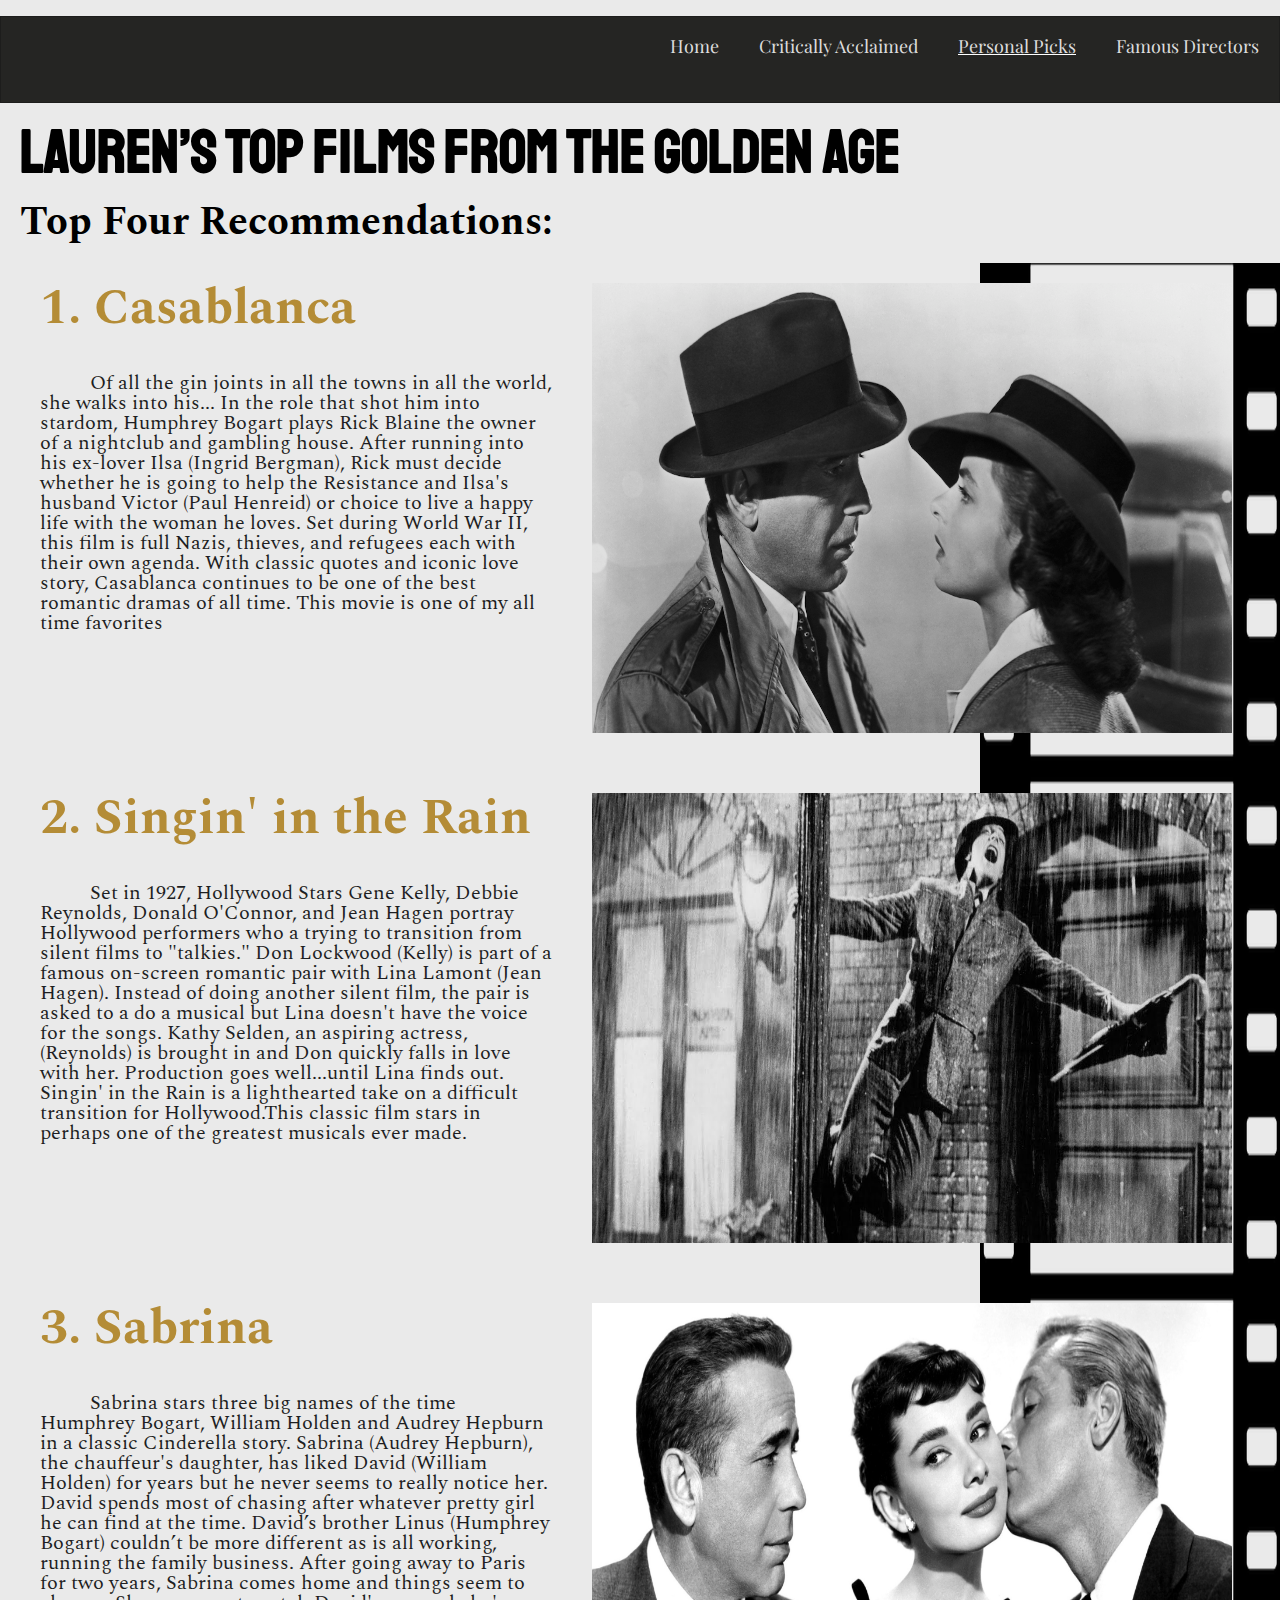
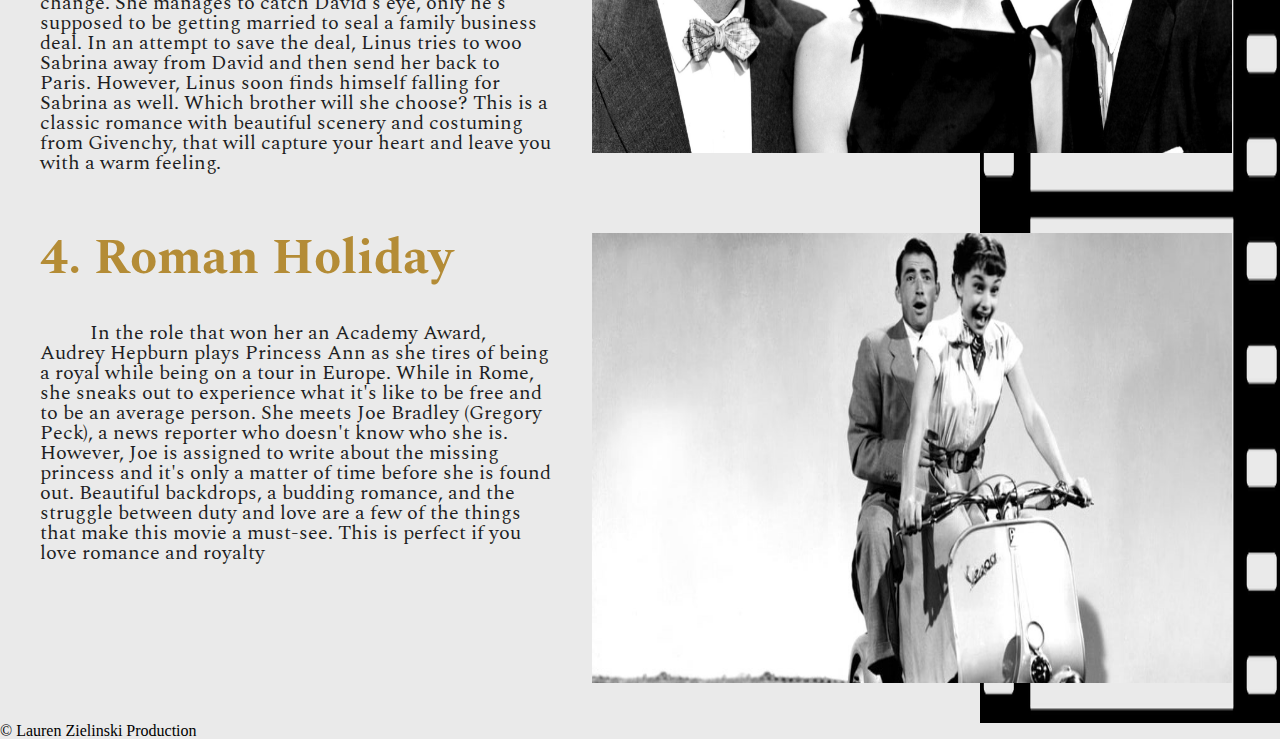
<file: personal.html>
<!DOCTYPE html>
<html lang="en" dir="ltr">
  <head>
    <!-- Global site tag (gtag.js) - Google Analytics -->
    <script async src="https://www.googletagmanager.com/gtag/js?id=UA-138585039-1"></script>
    <script>
      window.dataLayer = window.dataLayer || [];
      function gtag(){dataLayer.push(arguments);}
      gtag('js', new Date());
      gtag('config', 'UA-138585039-1');
    </script>
    <meta charset="utf-8">
    <meta name="viewport" content="width=device-width, initial-scale=1.0">
    <link rel="stylesheet" href="css/html5reset.css">
    <link rel="stylesheet" href="css/style.css">
    <link rel="stylesheet" href="http://fonts.googleapis.com/css?family=Staatliches:100,300,400,600">
    <link rel="stylesheet" href="https://fonts.googleapis.com/css?family=Playfair+Display:100,300,400,600">
    <link rel="stylesheet" href="https://use.fontawesome.com/releases/v5.7.1/css/all.css" integrity="sha384-fnmOCqbTlWIlj8LyTjo7mOUStjsKC4pOpQbqyi7RrhN7udi9RwhKkMHpvLbHG9Sr" crossorigin="anonymous">
    <link rel="stylesheet" href="https://fonts.googleapis.com/css?family=Spectral:100,300,400,600">
    <link rel="stylesheet" href="https://cdnjs.cloudflare.com/ajax/libs/font-awesome/4.7.0/css/font-awesome.min.css">
    <title> Personal Favorite Films </title>
  </head>
  <body class = "full-page">
    <a href = "#main" class = "skip" > Skip to Content </a>
<header>
  <nav class = "navbar" id = "navigation">
    <span class="navbar-toggle" id="js-navbar-toggle">
          <i class="fas fa-bars fa-2x"></i>
      </span>
    <ul class ="main-nav" id="js-menu">
      <li><a href="index.html" class = "nav-links"> Home</a></li>
      <li><a href="critically.html" class="nav-links">Critically Acclaimed</a></li>
      <li><a href="personal.html" class="nav-links current"> Personal Picks</a></li>
      <li><a href="directors.html" class="nav-links"> Famous Directors</a></li>
    </ul>
  </nav>
  <div class = "personal-title">
    <h1>Lauren’s Top Films from the Golden Age</h1>
    </div>
</header>

<main class= "personal" id= 'main'>
<div class = "personal-header">
<h2> Top Four Recommendations:</h2>
</div>
<div class= "personal-p">
  <div class="personal-background">
  <!-- <h2> Top Four Recommendations:</h2> -->
  <div class= "pick">
    <div class = "col">
        <h3> 1. Casablanca</h3>
        <img class = "mobile" src = "images/Casablanca.jpg" alt = "Rick Blaine and Ilsa Lund saying a heartbreaking goodbye"/>
        <p>Of all the gin joints in all the towns in all the world, she walks into his...
        In the role that shot him into stardom, Humphrey Bogart plays Rick Blaine the
        owner of a nightclub and gambling house. After running into his ex-lover
        Ilsa (Ingrid Bergman), Rick must decide whether he is going to help the Resistance
        and Ilsa's husband Victor (Paul Henreid) or choice to live a happy life with
        the woman he loves. Set during World War II, this film is full Nazis, thieves,
        and refugees each with their own agenda. With classic quotes and iconic love story,
        Casablanca continues to be one of the best romantic dramas of all time.
        This movie is one of my all time favorites</p>
      </div>
      <img class = "desktop" src = "images/Casablanca.jpg" alt = "Rick Blaine and Ilsa Lund saying a heartbreaking goodbye"/>
    </div>

    <div class="pick">
      <div class = "col">
        <h3>2. Singin' in the Rain</h3>
        <img class = "mobile" src = "images/Singingintherain.jpg" alt = "Don Lockwood iconic scene dancing and singin in the rain"/>
        <p> Set in 1927, Hollywood Stars Gene Kelly, Debbie Reynolds, Donald O'Connor, and
        Jean Hagen portray Hollywood performers who a trying to transition from
        silent films to "talkies." Don Lockwood (Kelly) is part of a famous on-screen
        romantic pair with Lina Lamont (Jean Hagen). Instead of doing another silent film,
        the pair is asked to a do a musical but Lina doesn't have the voice for the songs.
        Kathy Selden, an aspiring actress, (Reynolds) is brought in and Don quickly falls
        in love with her. Production goes well...until Lina finds out. Singin' in the Rain
        is a lighthearted take on a difficult transition for Hollywood.This classic film
        stars in perhaps one of the greatest musicals ever made.</p>
      </div>
      <img class = "desktop" src = "images/Singingintherain.jpg" alt = "Don Lockwood iconic scene dancing and singin in the rain"/>
    </div>

  <div class="pick">
    <div class = "col">
    <h3>3. Sabrina</h3>
    <img class="mobile" src = "images/Sabrina.jpg" alt = "Sabrina and Linus sharing a drink on the Larrabree's tennis court"/>
    <p>Sabrina stars three big names of the time Humphrey Bogart, William Holden and
      Audrey Hepburn in a classic Cinderella story. Sabrina (Audrey Hepburn),
      the chauffeur's daughter, has liked David (William Holden) for years but
      he never seems to really notice her. David spends most of chasing after whatever
      pretty girl he can find at the time. David’s brother Linus (Humphrey Bogart)
      couldn’t be more different as is all working, running the family business.
      After going away to Paris for two years, Sabrina comes home and things seem to change.
      She manages to catch David's eye, only he's supposed to be getting married to
      seal a family business deal. In an attempt to save the deal, Linus tries to woo
      Sabrina away from David and then send her back to Paris. However, Linus soon finds
      himself falling for Sabrina as well. Which brother will she choose?
      This is a classic romance with beautiful scenery and costuming from Givenchy,
      that will capture your heart and leave you with a warm feeling.</p>
      </div>
    <img class = "desktop" src = "images/Sabrina.jpg" alt = "Sabrina and Linus sharing a drink on the Larrabree's tennis court"/>
</div>

  <div class="pick">
    <div class = "col">
    <h3>4. Roman Holiday</h3>
    <img class="mobile" src = "images/Romanholiday.jpg" alt = "Princess Ann and Joe riding around Rome on a Vespa"/>
    <p>In the role that won her an Academy Award, Audrey Hepburn plays Princess Ann
      as she tires of being a royal while being on a tour in Europe.
      While in Rome, she sneaks out to experience what it's like to be free and to be
      an average person. She meets Joe Bradley (Gregory Peck), a news reporter who
      doesn't know who she is. However, Joe is assigned to write about the missing
      princess and it's only a matter of time before she is found out.
      Beautiful backdrops, a budding romance, and the struggle between duty and love
      are a few of the things that make this movie a must-see. This is perfect if
      you love romance and royalty</p>
      </div>
      <img class="desktop" src = "images/Romanholiday.jpg" alt = "Princess Ann and Joe riding around Rome on a Vespa"/>
    </div>
</div>
</div>

  <script>
  var mainNav = document.getElementById("js-menu");
  var navBarToggle = document.getElementById("js-navbar-toggle");

  navBarToggle.addEventListener("click", function() {
    mainNav.classList.toggle("active");
  });
  const nav = document.querySelector('#navigation');
  const navTop = nav.offsetTop;

  function stickyNavigation() {
    console.log('navTop = ' + navTop);
    console.log('scrollY = ' + window.scrollY);

    if (window.scrollY >= navTop) {
      // nav offsetHeight = height of nav
      document.body.style.paddingTop = nav.offsetHeight + 'px';
      document.body.classList.add('fixed-nav');
    } else {
      document.body.style.paddingTop = 0;
      document.body.classList.remove('fixed-nav');
      }
    };

window.addEventListener('scroll', stickyNavigation);
  </script>
  </main>
  <footer>
    © Lauren Zielinski Production
  </footer>
 </body>
</html>
</file>
<file: css/style.css>
.navbar{
  font-size: 25px;
  background-color:#252523;
  border: 1px solid rgba(0, 0, 0, 0.2);
  padding-top: 20px;
  padding-bottom: 30px;
}

.main-nav {
  list-style-type: none;
  display:none;
}
.nav-links{
  color: #dcdcdc;
  display:inline;
  font-size: 25px;
  text-align: center;
  font-family: 'Playfair Display', serif;
  text-decoration: none;
  /* height: 15vh; */
  overflow: hidden;
  }

.main-nav li {
 display:flex;
 flex-direction:column;
 justify-content: space-between;
 padding: 20px 20px 20px 20px;
 background-color:#252523;
}
.navbar-toggle {
  position: absolute;
  top: 20px;
  right: 20px;
  cursor: pointer;
  color: rgba(255, 255, 255, 0.8);
  font-size: 24px;
}
.active {
  display:flex;
  flex-direction:column;
  justify-content: space-between;
  padding: 20px 20px 20px 20px;
  background-color:#252523;
}
.fixed-nav .navbar{
  position: fixed;
  top:0;
  z-index: 1;
  /* height:20px; */
  width: 100vw;
}

/* .personal-background {
  background:url(../images/reel.jpg);
  background-position: right;
  background-repeat: no-repeat;
  background-size: 300px 100%;
  margin-right: 0px;
  } */
/* .personal-p p{
  width: 65vw;
} */
/* nav a{
  color: #000066;
  display:inline;
  font-size: 30px;
  text-decoration: none;
  height: 15vh;

} */

nav a:hover{
  color:#b48c36;
  /* background-color:#3f3f3f; */
}

.fixed-nav nav{
  position: fixed;
  top:0;
  z-index: 1;
}
.fixed-nav .navbar-toggle{
  position: absolute;
  top:0px;
  right:20px;
}


 /* nav ul {
  display:flex;
  flex-direction:column;
  justify-content: space-between;
  padding: 20px 20px 20px 20px;
  background-color: transparent;
} */

a.current {
  text-decoration: underline;
  text-decoration-color:#FFFFFF;
}

a.current:hover{
  color:#FFFFFF;
}

a.skip{
  color: green;
  position: relative;
  left: -2000px;
}

a.skip:focus{
  left: 0px;
}



.index-page{
    background-color:#EAEAEA;
}

.index-title {
  display: grid;
  grid-template-columns: 1fr;
}
.index-title h1{
  grid-column-start: 1;
  grid-column-end: 2;;
  color: black;
  font-family: "Staatliches", "Helvetica Neue", sans-serif;
  font-size: 60px;
  margin: 20px 20px 0px 20px;
}

.hollywood-sign{
  grid-column-start:1;
  grid-column-end: 3;
  height:200px;
  width:100vw;
  margin: 20px 20px 20px 0px;
  justify-self: center;
  background:url(../images/newhollywoodsign.jpg);
  background-attachment: fixed;
  background-position: center;
  background-repeat: no-repeat;
  /* background-size: cover; */
  background-size: 100% 50%;
}
.hollywood-sign2{
  grid-column-start:1;
  grid-column-end: 3;
  height:200px;
  width:100vw;
  margin: 20px 20px 20px 0px;
  justify-self: center;
  background:url(../images/newhollywoodsign.jpg);
  background-attachment: fixed;
  background-position: bottom;
  background-repeat: no-repeat;
  background-size:contain;
  background-size: 100% 50%;
}

.index-para{
  margin: 20px 20px 20px 20px;
}

.index-para > p{
  font-family: "Spectral", "Helvetica Neue", sans-serif;
  font-size: 20px;
  margin: 20px 20px 20px 20px;
  text-align: justify
}


.index-link:link{
    color: red;
}

.index-link:visited{
    color: #0539b6;
}

/* Hollywood Gallery */
.hollywood-gallery {
  width:360px;
  height:360px;
  overflow:hidden;
  margin:30px 15px 20px 15px;
  box-shadow:2px 4px 10px rgba(125,125,125, 0.8);
}

.hollywood-gallery ul {
  list-style-type:none;
  width:3000px;
}

.hollywood-gallery ul li {
  position:relative;
  display:block;
  float:left;
  width:75px;
  border-left:1px solid rgba(145,145,145, 0.6);
  box-shadow:0 0 20px 1px rgba(22,22,22, 0.5);
  -webkit-transition:all 0.5s ease;
  -moz-transition:all 0.5s ease;
  transition:all 0.5s ease;
  background-color:#C0C0C0;
}

.hollywood-gallery ul:hover li {
  width:40px;
}
.hollywood-gallery ul li:hover {
  width:600px;
}

.hollywood-gallery ul:focus li {
  width:40px;
}
.hollywood-gallery ul li:focus {
  width:400px;
}

.hollywood-gallery ul:focus-within li.laststar {
  width:40px;
}

.hollywood-gallery ul li.laststar:focus-within {
  width:400px;
  left:60px;
}

.hollywood-gallery li img {
  display:block;
  height:360px;
}

.hollywood-gallery .title {
  position:absolute;
  left:0;
  bottom:0;
  width:600px;
  background:rgba(22,22,22,0.4);
}
.title p {
  display:block;
  font-family: "Spectral", "Helvetica Neue", sans-serif;
  padding:20px;
  color:white;
  font:30px;
  font-weight:bold;
  text-decoration:none;
}


/* .personal-background {
  background:url(../images/reel.jpg);
  background-position: right;
  background-repeat: no-repeat;
  background-size: 300px 100%;
  margin-right: 0px;
} */
  /* min-height: 100vh; */
  /* background-repeat: no-no-repeat; */
.awards{
  font-family: "Spectral", "Helvetica Neue", sans-serif;
  margin: 20px 20px;
  font-size: 25px
}
.accordion {
  font-family: "Spectral", "Helvetica Neue", sans-serif;
  background-color: #003366;
  color: white;
  cursor: pointer;
  padding: 18px;
  width: 100%;
  border: none;
  text-align: left;
  outline: none;
  font-size: 20px;
  transition: 0.4s;
  margin: 0px 20px 0px 20px;
  box-shadow: 0 4px 8px 0 rgba(0, 0, 0, 0.2), 0 6px 20px 0 rgba(0, 0, 0, 0.19);
}
.panel p{
  margin: 20px 20px 20px 20px;
  font-size: 20px;
}

.panel li{
  margin: 20px 40px 20px 20px;
  font-size: 15px;
  list-style: none
}

.active-best, .accordion:hover, .accordion:focus {
  background-color:#f9f8fd;
  color: black;
}

.panel {
  padding: 0 18px;
  background-color: #EAEAEA;
  max-height: 0;
  overflow: hidden;
  transition: max-height 0.2s ease-out;
  box-shadow: 0 4px 8px 0 rgba(0, 0, 0, 0.2), 0 6px 20px 0 rgba(0, 0, 0, 0.19);
  margin: 0px 20px 0px 20px;
  font-family: "Spectral", "Helvetica Neue", sans-serif;
}
.critically-accor{
  margin: 0px 0px 30px 0px;
}

.wrapper{
  margin-top: 25px;
  display: grid;
  grid-template-columns: 45% auto auto;
  grid-gap: 10px 20px;

  /* background-color:  #7b7b7b; */
}
.wrapper h2{
  grid-column-start: 1;
  grid-column-end: 2;
  color: #b48c36;
  padding: 20px 20px 20px 20px;
  align-self: center;
  font-weight: bold;
  font-size:  70px;
  font-family: "Spectral", "Helvetica Neue", sans-serif;

}
.wrapper img{
  grid-column-start: 2;
  grid-column-end: 4;
  width: 100%;
  max-height: 25vh;
  box-shadow: 0 4px 8px 0 rgba(0, 0, 0, 0.2), 0 6px 20px 0 rgba(0, 0, 0, 0.19);
}

.wrapper p{
  grid-column-start: 1;
  grid-column-end: 4;
  min-height: 10vh;
  font-size: 20px;
  font-family: "Spectral", "Helvetica Neue", sans-serif;
  padding: 20px 20px 20px 20px;

}

.critically-title h1{
  color: black;
  font-family: "Staatliches", "Helvetica Neue", sans-serif;
  font-size: 60px;
  margin: 20px;

}
.director-page{
  background-color:#EAEAEA;
}
.directors-title{
  color: black;
  font-family: "Staatliches", "Helvetica Neue", sans-serif;
  font-size: 60px;
  margin: 20px 0px 20px 20px;
}
.directors-para > p{
  font-family: "Spectral", "Helvetica Neue", sans-serif;
  margin: 20px 20px 20px 20px;
}

.directors-intro h2{
  color: black;
  font-size: 30px;
  margin: 0px 0px 20px 20px;
}

.directors-intro p{
  font-family: "Spectral", "Helvetica Neue", sans-serif;
  font-size: 20px;
  margin: 20px 25px 20px 25px;
  text-align: justify
}

.directors-para h2{
  color: black;
  font-size: 30px;
  margin: 0px 0px 0px 20px;
}

.directors-para h3{
  color:#b48c36;
  font-size: 30px;
  margin: 15px 0px 0px 20px;
}

.directors-para h4{
  color: black;
  font-size: 20px;
  margin: 10px 0px 20px 20px;
}

.directors-para p{
  font-size: 20px;
  margin: 20px 25px 20px 25px;
  text-align: justify
}

.directors-para .directors-picture{
    max-height: 30vh;
    max-width: 40vw;
    margin: 0px 0px 20px 20px;
}
/* Gallery for Directors */
.mySlides, .mySlides2{
  display: none;
}
.mySlides .director-img, .mySlides2 .director-img {
  vertical-align: middle;
  height: 400px;
  width: 100%;
}

/* Slideshow container */
.slideshow-container,.slideshow-container2 {
  max-width: 600px;

  /* max-height: 200px; */
  position: relative;
  margin: auto;
  box-sizing: border-box;
  font-family: Verdana, sans-serif;
  margin:40px;
}

/* Next & previous buttons */
.prev, .next, .prev2 ,.next2 {
  cursor: pointer;
  position: absolute;
  top: 50%;
  width: auto;
  padding: 16px;
  margin-top: -22px;
  color: #b48c36;
  font-weight: bold;
  font-size: 18px;
  transition: 0.6s ease;
  border-radius: 0 3px 3px 0;
  user-select: none;
}

/* Position the "next button" to the right */
.next, .next2 {
  right: 0;
  border-radius: 3px 0 0 3px;
}

/* On hover, add a black background color with a little bit see-through */
.prev:hover, .next:hover, .prev:focus, .next:focus, .prev2:hover, .next2:hover, .prev2:focus, .next2:focus {
  background-color: rgba(0,0,0,0.8);
}

/* Caption text */
.slideshow-container .text, .slideshow-container2 .text {
  color: #b48c36;
  font-size: 25px;
  padding: 8px 12px;
  position: absolute;
  bottom: 8px;
  /* right: 300px; */
  width: 100%;
  text-align: left;
}

/* Number text (1/3 etc) */
.numbertext {
  color: #f2f2f2;
  font-size: 20px;
  padding: 8px 12px;
  position: absolute;
  top: 0;
}

/* The dots/bullets/indicators */
.dot, .dot2 {
  cursor: pointer;
  height: 15px;
  width: 15px;
  margin: 0 2px;
  background-color: #bbb;
  border-radius: 50%;
  display: inline-block;
  transition: background-color 0.6s ease;
}

.itson, .itson2, .dot:hover , .dot:focus, .dot2:hover , .dot2:focus {
  background-color: #717171;
}

/* Fading animation */
.fade {
  -webkit-animation-name: fade;
  -webkit-animation-duration: 1.5s;
  animation-name: fade;
  animation-duration: 1.5s;
}

@-webkit-keyframes fade {
  from {opacity: .4}
  to {opacity: 1}
}

@keyframes fade {
  from {opacity: .4}
  to {opacity: 1}
}


/*=================Personal Picks*===========*/
/* .pick{
  display: flex;
  flex-direction: row;
  justify-content: space-between;
}
.col{
  display: flex;
  flex-direction: column;
}

img.mobile{
  display: none;
} */
.pick{
	display:flex;
  flex-direction:column;
  justify-content: space-between;
  padding: 20px 20px 20px 20px ;
}

.full-page{
  background-color: #EAEAEA;
}
.personal{
  background-color: #EAEAEA;
}
.personal-title{
  color: black;
  font-family: "Staatliches", "Helvetica Neue", sans-serif;
  font-size: 60px;
  margin: 20px 0px 20px 20px;
}

.personal-header h2{
  color: black;
  font-size: 40px;
  margin: 0px 0px 20px 20px;
  font-family: "Spectral", "Helvetica Neue", sans-serif;
}

.personal-p h3{
  color: #b48c36;
  font-size: 50px;
  margin: 0px 0px 20px 20px;
  font-family: "Spectral", "Helvetica Neue", sans-serif;
}

.personal-p p{
  color: black;
  font-size: 20px;
  margin: 20px 20px 20px 20px;
  text-indent: 50px;
  width: 80vw;
  font-family: "Spectral", "Helvetica Neue", sans-serif;
}

.personal-p img{
    display: block;
    max-width: 50vw;
    margin: 0px 0px 20px 20px;
}

img.desktop {
  display: none;
 }




 @media screen and (min-width: 700px){
 /* nav a{
   font-size: 25px;
   }

 nav ul {
   display:flex;
   flex-direction:row;
   justify-content: space-between;
   padding: 20px 20px 20px 20px;
   background-color: transparent;
 }

 .personal-background {
   background:url(../images/reel.jpg);
   background-position: right;
   background-repeat: no-repeat;
   background-size: 300px 100%;
   margin-right: 0px;
   }
 .personal-p p{
   width: 65vw;
 } */

 .navbar{
   padding-top: 0px;
   padding-bottom: 0px;
 }
 .fixed-nav .navbar{
   position: fixed;
   top:0;
   z-index: 1;
   width: 100vw
 }
 /* nav a{
   color: #dcdcdc;
   display:inline;
   font-size: 5px;
   font-family: 'Playfair Display', serif;
   text-decoration: none;
   height: 10vh;
   overflow: hidden;
   margin: 20px 0px 30px 0px;

   } */

.main-nav {
   display:flex;
   flex-direction:row;
   justify-content:center;
   background-color:#252523;
   align-items: center;

  }
  .nav-links{
    height: 5vh;
    font-size: 18px;
    }

  .navbar-toggle {
   display: none;
 }
 /* .personal-background {
   background: none;
 } */
 .hollywood-sign{
   height:275px;
   background-position:center;
   background-size: 100% 50%;
 }
 .hollywood-sign2{
   height:250px;
   background-size: 100% 60%;
}

.hollywood-gallery {
     width:720px;
     height:360px;
   }
.hollywood-gallery ul li {
     width:150px;
}
index-para{
  margin: 20px 100px 20px 100px;
}

 .personal-background {
   background:url(../images/reel.jpg);
   background-position: right;
   background-repeat: no-repeat;
   background-size: 245px 100%;
   margin-right: 0px;
   }

   .personal-p p{
     width: 60vw;
   }

.director-intro p, .director-para p{
     margin: 20px 100px 20px 100px;
}

.slideshow-container, .slideshow-container2 {
   max-width: 800px;
 }
.mySlides .director-img, .mySlides2 .director-img {
  vertical-align: middle;
  height: 500px;
  max-width: 800px;
}
/* .dot {
  display: ;
  left: 200px;
} */

.panel li{
  margin: 20px 40px ;
  font-size: 20px;
  list-style: none
}
.panel p{
  font-size: 25px;

}
}

@media screen and (min-width: 900px){
/* nav a{
    display:inline;
    font-family: ;
    font-size: 20px;
    text-decoration: none;
    height: 20vh;
} */
.main-nav {
   justify-content:flex-end;
  }
.hollywood-gallery {
     width:850px;
     height:360px;
   }
.hollywood-gallery ul li {
     width:175px;
}

.pick{
    display: flex;
    flex-direction: row;
    justify-content: space-between;
    width: 50px;
  }
.col{
    display: flex;
    flex-direction: column;

  }

.personal-p h3{
  font-size: 50px;
  margin: 0px 0px 20px 20px;
}

.personal-p p{
  color: #1d1e22;
  font-size: 20px;
  margin: 20px 20px 20px 20px;
  text-indent: 50px;
  width: 40vw;
}

.personal-p img{
  display: block;
  flex-basis:fit-content;
  width: 55vw;
  height: 50vh;
  margin: 0px 0px 20px 20px;
}

.personal-background {
  background:url(../images/reel.jpg);
  background-position: right;
  background-repeat: no-repeat;
  background-size: 300px 100%;
  margin-right: 0px;
}


img.desktop{
  display: block;
}

img.mobile{
    display: none;
  }
.slideshow-container, .slideshow-container2 {
  max-width: 800px;
  }
}


/* .pick{
	display:flex;
  flex-direction:column;
  justify-content: space-between;
  padding: 20px 20px 20px 20px ;
}

img.desktop {
  display: none;
 } */


/* .personal-background{
    width: 125px;
    border: 4px solid #333;
} */

/* Flex BOX */
</file>
